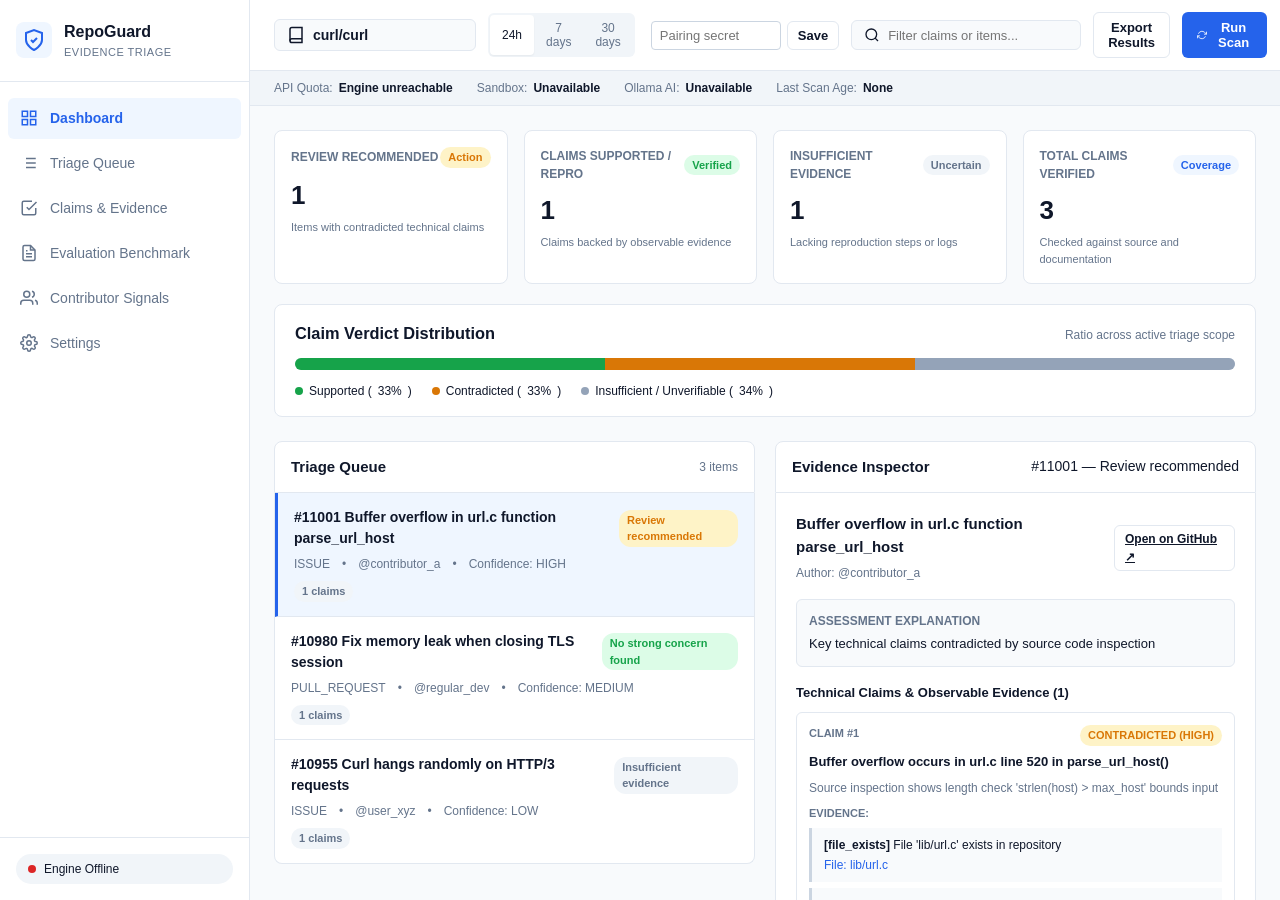
<file: dashboard/index.html>
<!DOCTYPE html>
<html lang="en">
<head>
  <meta charset="UTF-8">
  <meta name="viewport" content="width=device-width, initial-scale=1.0">
  <title>RepoGuard — Evidence-Based Triage</title>
  <link rel="stylesheet" href="style.css">
</head>
<body>
  <div class="app-layout">
    <!-- Left Navigation Sidebar -->
    <aside class="sidebar" aria-label="Main Navigation">
      <div class="sidebar-header">
        <div class="logo-mark">
          <svg width="24" height="24" viewBox="0 0 24 24" fill="none" stroke="currentColor" stroke-width="2">
            <path d="M12 22s8-4 8-10V5l-8-3-8 3v7c0 6 8 10 8 10z"/>
            <path d="M9 12l2 2 4-4"/>
          </svg>
        </div>
        <div class="logo-text">
          <span class="logo-title">RepoGuard</span>
          <span class="logo-subtitle">Evidence Triage</span>
        </div>
      </div>

      <nav class="nav-links">
        <a href="#dashboard" class="nav-item active" data-tab="dashboard">
          <svg width="18" height="18" viewBox="0 0 24 24" fill="none" stroke="currentColor" stroke-width="2"><rect x="3" y="3" width="7" height="7"/><rect x="14" y="3" width="7" height="7"/><rect x="14" y="14" width="7" height="7"/><rect x="3" y="14" width="7" height="7"/></svg>
          Dashboard
        </a>
        <a href="#triage" class="nav-item" data-tab="triage">
          <svg width="18" height="18" viewBox="0 0 24 24" fill="none" stroke="currentColor" stroke-width="2"><line x1="8" y1="6" x2="21" y2="6"/><line x1="8" y1="12" x2="21" y2="12"/><line x1="8" y1="18" x2="21" y2="18"/><line x1="3" y1="6" x2="3.01" y2="6"/><line x1="3" y1="12" x2="3.01" y2="12"/><line x1="3" y1="18" x2="3.01" y2="18"/></svg>
          Triage Queue
        </a>
        <a href="#claims" class="nav-item" data-tab="claims">
          <svg width="18" height="18" viewBox="0 0 24 24" fill="none" stroke="currentColor" stroke-width="2"><polyline points="9 11 12 14 22 4"/><path d="M21 12v7a2 2 0 0 1-2 2H5a2 2 0 0 1-2-2V5a2 2 0 0 1 2-2h11"/></svg>
          Claims & Evidence
        </a>
        <a href="#evaluation" class="nav-item" data-tab="evaluation">
          <svg width="18" height="18" viewBox="0 0 24 24" fill="none" stroke="currentColor" stroke-width="2"><path d="M14 2H6a2 2 0 0 0-2 2v16a2 2 0 0 0 2 2h12a2 2 0 0 0 2-2V8z"/><polyline points="14 2 14 8 20 8"/><line x1="16" y1="13" x2="8" y2="13"/><line x1="16" y1="17" x2="8" y2="17"/><polyline points="10 9 9 9 8 9"/></svg>
          Evaluation Benchmark
        </a>
        <a href="#contributors" class="nav-item" data-tab="contributors">
          <svg width="18" height="18" viewBox="0 0 24 24" fill="none" stroke="currentColor" stroke-width="2"><path d="M17 21v-2a4 4 0 0 0-4-4H5a4 4 0 0 0-4 4v2"/><circle cx="9" cy="7" r="4"/><path d="M23 21v-2a4 4 0 0 0-3-3.87"/><path d="M16 3.13a4 4 0 0 1 0 7.75"/></svg>
          Contributor Signals
        </a>
        <a href="#settings" class="nav-item" data-tab="settings">
          <svg width="18" height="18" viewBox="0 0 24 24" fill="none" stroke="currentColor" stroke-width="2"><circle cx="12" cy="12" r="3"/><path d="M19.4 15a1.65 1.65 0 0 0 .33 1.82l.06.06a2 2 0 0 1 0 2.83 2 2 0 0 1-2.83 0l-.06-.06a1.65 1.65 0 0 0-1.82-.33 1.65 1.65 0 0 0-1 1.51V21a2 2 0 0 1-2 2 2 2 0 0 1-2-2v-.09A1.65 1.65 0 0 0 9 19.4a1.65 1.65 0 0 0-1.82.33l-.06.06a2 2 0 0 1-2.83 0 2 2 0 0 1 0-2.83l.06-.06a1.65 1.65 0 0 0 .33-1.82 1.65 1.65 0 0 0-1.51-1H3a2 2 0 0 1-2-2 2 2 0 0 1 2-2h.09A1.65 1.65 0 0 0 4.6 9a1.65 1.65 0 0 0-.33-1.82l-.06-.06a2 2 0 0 1 0-2.83 2 2 0 0 1 2.83 0l.06.06a1.65 1.65 0 0 0 1.82.33H9a1.65 1.65 0 0 0 1-1.51V3a2 2 0 0 1 2-2 2 2 0 0 1 2 2v.09a1.65 1.65 0 0 0 1 1.51 1.65 1.65 0 0 0 1.82-.33l.06-.06a2 2 0 0 1 2.83 0 2 2 0 0 1 0 2.83l-.06.06a1.65 1.65 0 0 0-.33 1.82V9a1.65 1.65 0 0 0 1.51 1H21a2 2 0 0 1 2 2 2 2 0 0 1-2 2h-.09a1.65 1.65 0 0 0-1.51 1z"/></svg>
          Settings
        </a>
      </nav>

      <div class="sidebar-footer">
        <div class="status-pill status-ready" id="sidebar-engine-status">
          <span class="status-dot"></span>
          <span id="engine-status-text">Engine Ready</span>
        </div>
      </div>
    </aside>

    <!-- Main Content Area -->
    <main class="main-content">
      <!-- Top Action Bar -->
      <header class="topbar">
        <div class="topbar-left">
          <div class="repo-selector">
            <svg width="18" height="18" viewBox="0 0 24 24" fill="none" stroke="currentColor" stroke-width="2"><path d="M4 19.5A2.5 2.5 0 0 1 6.5 17H20"/><path d="M6.5 2H20v20H6.5A2.5 2.5 0 0 1 4 19.5v-15A2.5 2.5 0 0 1 6.5 2z"/></svg>
            <input type="text" id="target-repo-input" value="curl/curl" placeholder="owner/repo" aria-label="Target Repository">
          </div>
          <div class="time-range-tabs" role="tablist">
            <button class="time-tab active" role="tab" aria-selected="true">24h</button>
            <button class="time-tab" role="tab" aria-selected="false">7 days</button>
            <button class="time-tab" role="tab" aria-selected="false">30 days</button>
          </div>
        </div>

        <div class="topbar-right">
          <div class="pairing-box" style="display: flex; align-items: center; gap: 6px;">
            <input type="password" id="input-pairing-secret" placeholder="Pairing secret" aria-label="Pairing Secret" style="padding: 6px 8px; border: 1px solid #cbd5e1; border-radius: 4px; font-size: 13px; width: 130px;">
            <button class="btn btn-secondary" id="btn-save-secret" style="padding: 6px 10px; font-size: 13px;">Save</button>
          </div>
          <div class="search-box">
            <svg width="16" height="16" viewBox="0 0 24 24" fill="none" stroke="currentColor" stroke-width="2"><circle cx="11" cy="11" r="8"/><line x1="21" y1="21" x2="16.65" y2="16.65"/></svg>
            <input type="text" id="filter-input" placeholder="Filter claims or items..." aria-label="Filter items">
          </div>
          <button class="btn btn-secondary" id="btn-export">Export Results</button>
          <button class="btn btn-primary" id="btn-run-scan">
            <svg width="16" height="16" viewBox="0 0 24 24" fill="none" stroke="currentColor" stroke-width="2"><polyline points="23 4 23 10 17 10"/><polyline points="1 20 1 14 7 14"/><path d="M3.51 9a9 9 0 0 1 14.85-3.36L23 10M1 14l4.64 4.36A9 9 0 0 0 20.49 15"/></svg>
            Run Scan
          </button>
        </div>
      </header>

      <div id="auth-alert" class="auth-alert" style="display: none; background: #fee2e2; border: 1px solid #ef4444; color: #991b1b; padding: 10px 16px; margin: 12px 24px 0 24px; border-radius: 6px; font-size: 14px;">
        <strong>401 Unauthorized:</strong> Invalid or missing pairing secret. Paste the pairing secret printed by <code>repoguard serve</code> and click Save.
      </div>

      <!-- System Limits & Scope Bar -->
      <section class="system-limits-bar" aria-label="System Limits and Scope">
        <div class="limit-item">
          <span class="limit-label">API Quota:</span>
          <span class="limit-value" id="quota-value">Checking...</span>
        </div>
        <div class="limit-item">
          <span class="limit-label">Sandbox:</span>
          <span class="limit-value" id="sandbox-value">Checking...</span>
        </div>
        <div class="limit-item">
          <span class="limit-label">Ollama AI:</span>
          <span class="limit-value" id="ollama-value">Checking...</span>
        </div>
        <div class="limit-item">
          <span class="limit-label">Last Scan Age:</span>
          <span class="limit-value" id="scan-age-value">None</span>
        </div>
      </section>

      <!-- TAB 1: Dashboard Overview -->
      <section id="tab-dashboard" class="tab-pane active">
        <!-- Stat Cards Row -->
        <div class="stat-cards-grid">
          <div class="stat-card">
            <div class="stat-header">
              <span class="stat-title">Review Recommended</span>
              <span class="stat-badge badge-warning">Action</span>
            </div>
            <div class="stat-number" id="stat-review-count">0</div>
            <div class="stat-desc">Items with contradicted technical claims</div>
          </div>

          <div class="stat-card">
            <div class="stat-header">
              <span class="stat-title">Claims Supported / Repro</span>
              <span class="stat-badge badge-success">Verified</span>
            </div>
            <div class="stat-number" id="stat-supported-count">0</div>
            <div class="stat-desc">Claims backed by observable evidence</div>
          </div>

          <div class="stat-card">
            <div class="stat-header">
              <span class="stat-title">Insufficient Evidence</span>
              <span class="stat-badge badge-neutral">Uncertain</span>
            </div>
            <div class="stat-number" id="stat-insufficient-count">0</div>
            <div class="stat-desc">Lacking reproduction steps or logs</div>
          </div>

          <div class="stat-card">
            <div class="stat-header">
              <span class="stat-title">Total Claims Verified</span>
              <span class="stat-badge badge-info">Coverage</span>
            </div>
            <div class="stat-number" id="stat-total-claims">0</div>
            <div class="stat-desc">Checked against source and documentation</div>
          </div>
        </div>

        <!-- Claim Verdict Mix Bar -->
        <div class="verdict-mix-card">
          <div class="verdict-mix-header">
            <h3>Claim Verdict Distribution</h3>
            <span class="verdict-mix-legend-title">Ratio across active triage scope</span>
          </div>
          <div class="verdict-bar" id="verdict-bar">
            <div class="bar-segment bar-supported" style="width: 50%;"></div>
            <div class="bar-segment bar-contradicted" style="width: 25%;"></div>
            <div class="bar-segment bar-unverifiable" style="width: 25%;"></div>
          </div>
          <div class="verdict-legend">
            <span class="legend-item"><span class="legend-dot dot-supported"></span> Supported (<span id="pct-supported">0%</span>)</span>
            <span class="legend-item"><span class="legend-dot dot-contradicted"></span> Contradicted (<span id="pct-contradicted">0%</span>)</span>
            <span class="legend-item"><span class="legend-dot dot-unverifiable"></span> Insufficient / Unverifiable (<span id="pct-unverifiable">0%</span>)</span>
          </div>
        </div>

        <!-- Dual Column: Triage Queue & Selected Evidence Inspector -->
        <div class="dashboard-columns">
          <!-- Left Column: Triage Items List -->
          <div class="column-left">
            <div class="card-header">
              <h3>Triage Queue</h3>
              <span class="item-count-badge" id="queue-item-count">0 items</span>
            </div>
            <div class="triage-list" id="triage-items-list" role="list">
              <!-- Dynamically populated -->
              <div class="empty-state">No scan results loaded. Click "Run Scan" to triage items.</div>
            </div>
          </div>

          <!-- Right Column: Detail Inspector Panel -->
          <div class="column-right">
            <div class="card-header">
              <h3>Evidence Inspector</h3>
              <span class="inspector-badge" id="inspector-status-badge">Select an item</span>
            </div>
            <div class="inspector-body" id="inspector-body">
              <div class="empty-state">Select an issue or pull request on the left to inspect its individual technical claims, evidence, and code citations.</div>
            </div>
          </div>
        </div>
      </section>

      <!-- TAB 2: Evaluation Benchmark -->
      <section id="tab-evaluation" class="tab-pane">
        <div class="card">
          <div class="card-header">
            <div>
              <h3>Evaluation Benchmark Harness</h3>
              <p class="card-subtitle">Tests RepoGuard on historical closed issues carrying labels: <code>invalid</code>, <code>cannot reproduce</code>, and <code>confirmed</code>.</p>
            </div>
            <button class="btn btn-primary" id="btn-run-eval">Run Benchmark</button>
          </div>
          <div class="eval-metrics-grid" id="eval-metrics-container">
            <div class="stat-card">
              <div class="stat-title">Accuracy Rate</div>
              <div class="stat-number" id="eval-accuracy">-</div>
            </div>
            <div class="stat-card">
              <div class="stat-title">Abstentions (Uncertain)</div>
              <div class="stat-number" id="eval-abstentions">-</div>
            </div>
            <div class="stat-card">
              <div class="stat-title">False Positives</div>
              <div class="stat-number" id="eval-fp">-</div>
            </div>
            <div class="stat-card">
              <div class="stat-title">False Negatives</div>
              <div class="stat-number" id="eval-fn">-</div>
            </div>
          </div>
          <div class="card-section">
            <h4>Confusion Matrix</h4>
            <div class="table-responsive">
              <table class="data-table" id="confusion-matrix-table">
                <thead>
                  <tr>
                    <th>Expected \ Predicted</th>
                    <th>No strong concern</th>
                    <th>Review recommended</th>
                    <th>Insufficient evidence</th>
                  </tr>
                </thead>
                <tbody id="confusion-matrix-body">
                  <tr><td colspan="4">Click "Run Benchmark" to evaluate against the reference dataset.</td></tr>
                </tbody>
              </table>
            </div>
          </div>
        </div>
      </section>

      <!-- TAB 3: Contributor Signals -->
      <section id="tab-contributors" class="tab-pane">
        <div class="card">
          <div class="card-header">
            <div>
              <h3>Contributor Context Signals</h3>
              <p class="card-subtitle">Secondary signals supporting triage. RepoGuard never scores or labels individuals.</p>
            </div>
          </div>
          <div class="card-section">
            <div class="info-alert">
              <strong>Notice:</strong> Contributor signals are factual indicators (account age, repository history, near-duplicate text) intended solely for context. They must never override claim verification.
            </div>
            <div class="table-responsive">
              <table class="data-table">
                <thead>
                  <tr>
                    <th>Contributor</th>
                    <th>First Seen in Repo</th>
                    <th>Near-Duplicate Submissions</th>
                    <th>Context Summary</th>
                  </tr>
                </thead>
                <tbody id="contributor-signals-body">
                  <tr>
                    <td colspan="4">No contributor anomalies detected in current scan.</td>
                  </tr>
                </tbody>
              </table>
            </div>
          </div>
        </div>
      </section>

      <!-- TAB 4: Settings -->
      <section id="tab-settings" class="tab-pane">
        <div class="card">
          <div class="card-header">
            <h3>Engine Configuration</h3>
          </div>
          <div class="settings-form">
            <div class="form-group">
              <label for="setting-token">GitHub Personal Access Token (Optional)</label>
              <input type="password" id="setting-token" placeholder="ghp_... (Stored locally only, never transmitted)">
              <span class="help-text">Increases rate limit from 60 to 5,000 requests/hour.</span>
            </div>
            <div class="form-group">
              <label for="setting-ollama-endpoint">Ollama Endpoint</label>
              <input type="text" id="setting-ollama-endpoint" value="http://localhost:11434">
            </div>
            <div class="form-group">
              <label for="setting-ollama-model">Ollama Model</label>
              <input type="text" id="setting-ollama-model" value="llama3.2">
            </div>
            <div class="form-group">
              <label class="checkbox-label">
                <input type="checkbox" id="setting-ollama-enabled">
                Enable Optional Local AI Assistant (Ollama)
              </label>
            </div>
            <div class="form-group">
              <label class="checkbox-label">
                <input type="checkbox" id="setting-sandbox-enabled">
                Enable Sandboxed Reproduction (Docker Required)
              </label>
            </div>
            <div class="settings-actions">
              <button class="btn btn-primary" id="btn-save-settings">Save Settings</button>
              <button class="btn btn-danger" id="btn-clear-db">Clear Local Database</button>
            </div>
          </div>
        </div>
      </section>
    </main>
  </div>

  <script src="app.js"></script>
</body>
</html>
</file>
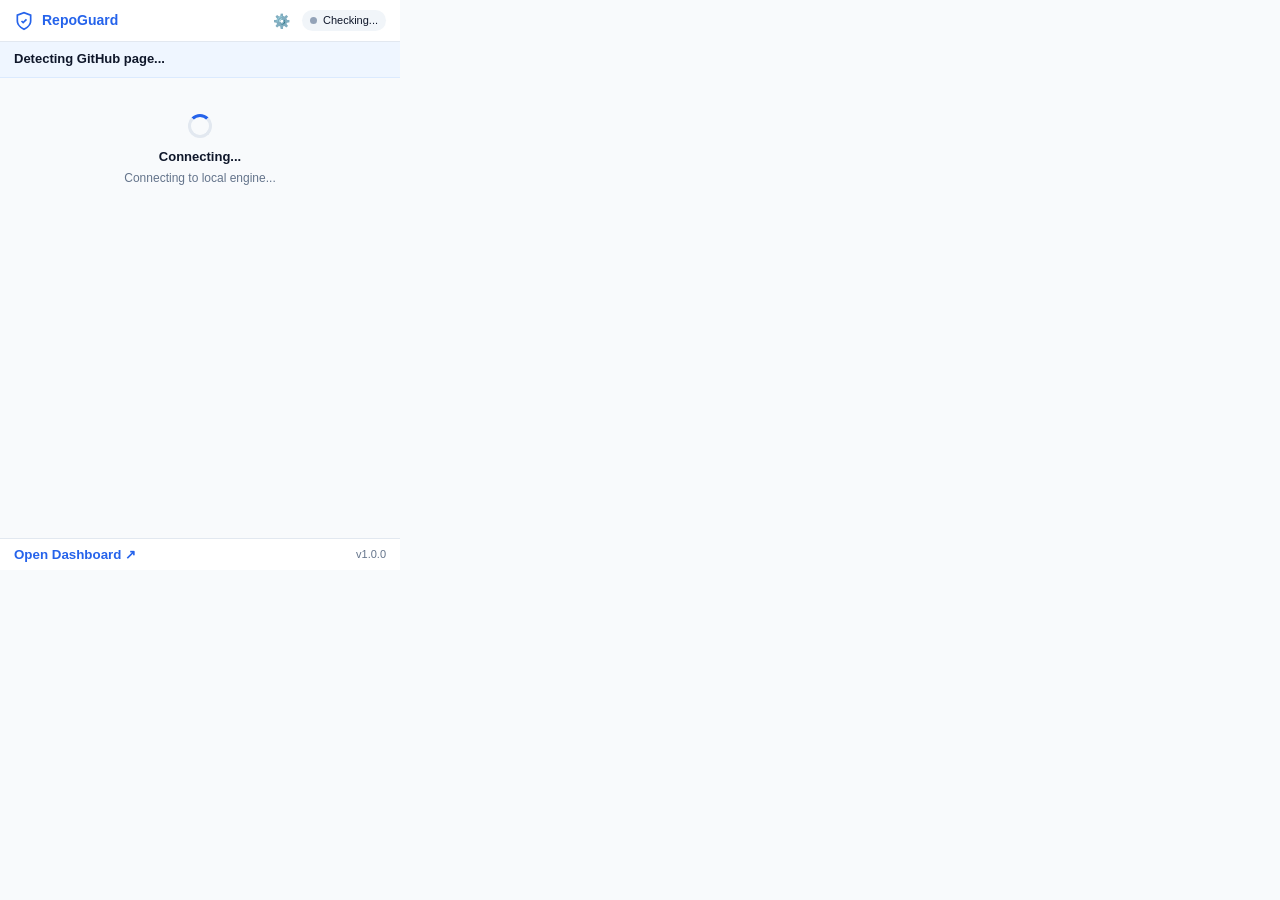
<file: extension/popup.html>
<!DOCTYPE html>
<html lang="en">
<head>
  <meta charset="UTF-8">
  <meta name="viewport" content="width=device-width, initial-scale=1.0">
  <title>RepoGuard Triage</title>
  <link rel="stylesheet" href="popup.css">
</head>
<body>
  <div class="popup-container">
    <!-- Header -->
    <header class="popup-header">
      <div class="header-brand">
        <svg class="header-icon" width="20" height="20" viewBox="0 0 24 24" fill="none" stroke="currentColor" stroke-width="2">
          <path d="M12 22s8-4 8-10V5l-8-3-8 3v7c0 6 8 10 8 10z"/>
          <path d="M9 12l2 2 4-4"/>
        </svg>
        <span class="header-title">RepoGuard</span>
      </div>
      <div class="header-actions">
        <button class="icon-btn" id="btn-toggle-settings" title="Settings" aria-label="Settings">
          ⚙️
        </button>
        <div class="engine-indicator" id="engine-status-pill">
          <span class="engine-dot"></span>
          <span id="engine-status-label">Checking...</span>
        </div>
      </div>
    </header>

    <!-- Settings / Pairing Secret Panel -->
    <div class="settings-panel" id="settings-panel" style="display: none;">
      <div class="settings-title">Extension Settings</div>
      <label for="input-api-secret" class="settings-label">API Pairing Secret:</label>
      <div class="settings-input-group">
        <input type="password" id="input-api-secret" placeholder="Enter pairing secret" />
        <button class="btn btn-secondary" id="btn-save-secret">Save</button>
      </div>
      <div class="settings-hint">Required for local API authentication. Find in <code>repoguard.db</code> config or terminal output.</div>
    </div>

    <!-- Context Info Banner -->
    <div class="context-banner" id="context-banner">
      <div class="context-repo" id="context-repo">Detecting GitHub page...</div>
      <div class="context-item" id="context-item"></div>
    </div>

    <!-- Main Dynamic View (Stacked Single Column for 400px) -->
    <main class="popup-content" id="popup-content">
      <!-- Loading / Progress State -->
      <div class="state-card" id="state-loading">
        <div class="spinner"></div>
        <div class="state-title" id="state-loading-title">Connecting...</div>
        <div class="state-desc" id="state-loading-text">Connecting to local engine...</div>
        <!-- Progress Steps -->
        <div class="progress-steps" id="progress-steps" style="display: none;">
          <div class="step-item" id="step-fetching">1. Fetching</div>
          <div class="step-item" id="step-extracting">2. Extracting</div>
          <div class="step-item" id="step-verifying">3. Verifying</div>
          <div class="step-item" id="step-complete">4. Complete</div>
        </div>
      </div>

      <!-- Engine Offline / Error State -->
      <div class="state-card error-state" id="state-error" style="display: none;">
        <span class="status-icon-lg">⚠️</span>
        <div class="state-title" id="error-title">Engine Unavailable</div>
        <p class="state-desc" id="error-message">Make sure the RepoGuard engine is running locally (<code>repoguard server</code>).</p>
        <button class="btn btn-secondary" id="btn-retry-conn">Retry Connection</button>
      </div>

      <!-- Ready State (Before Scan) -->
      <div class="state-card" id="state-ready" style="display: none;">
        <p class="state-desc" id="ready-prompt">Ready to verify technical claims against repository source and documentation.</p>
        <button class="btn btn-primary" id="btn-start-scan">Verify Claims Now</button>
      </div>

      <!-- Results Ready State (Stacked 1-column layout) -->
      <div class="results-container" id="state-results" style="display: none;">
        <!-- Banner for Stale Results -->
        <div class="stale-banner" id="stale-banner" style="display: none;">
          ⚠️ <strong>Stale result:</strong> Verified more than 1 hour ago.
        </div>

        <!-- System Warnings / Errors -->
        <div class="alert-box alert-error" id="scan-errors-box" style="display: none;"></div>
        <div class="alert-box alert-warning" id="scan-warnings-box" style="display: none;"></div>

        <!-- Assessment Card (Single Item) -->
        <div class="assessment-card" id="assessment-card">
          <div class="assessment-header">
            <span class="assessment-title" id="assessment-label">
              <span id="assessment-icon">❓</span> <span id="assessment-text">Insufficient evidence</span>
            </span>
            <span class="confidence-badge" id="confidence-badge">Low Confidence</span>
          </div>
          <div class="assessment-reason" id="assessment-reason">Key technical claims could not be verified.</div>
          <div class="result-age" id="result-age">Verified: Just now</div>
        </div>

        <!-- Technical Claims Section (Single Column below Assessment) -->
        <div class="claims-section" id="claims-section">
          <div class="claims-header">
            <span>Technical Claims (<span id="claims-count">0</span>)</span>
          </div>
          <div class="claims-list" id="claims-list">
            <!-- Populated dynamically -->
          </div>
        </div>
      </div>

      <!-- Repository Overview State (List of Scanned Items) -->
      <div class="repo-overview-container" id="state-repo-overview" style="display: none;">
        <div class="repo-header-row">
          <div class="repo-overview-title">Scanned Repository Items</div>
          <button class="btn btn-sm btn-secondary" id="btn-rescan-repo">Rescan All</button>
        </div>
        <div class="repo-items-list" id="repo-items-list">
          <!-- Populated dynamically with each item's assessment, confidence, and link -->
        </div>
      </div>
    </main>

    <!-- Footer -->
    <footer class="popup-footer">
      <button class="footer-link" id="btn-open-dashboard">Open Dashboard ↗</button>
      <span class="version-label">v1.0.0</span>
    </footer>
  </div>

  <script src="popup.js"></script>
</body>
</html>
</file>
<file: dashboard/style.css>
/* RepoGuard Light Theme — Evidence Triage Dashboard */
:root {
  --bg-app: #f8fafc;
  --bg-surface: #ffffff;
  --border-color: #e2e8f0;
  --text-main: #0f172a;
  --text-muted: #64748b;
  --primary: #2563eb;
  --primary-hover: #1d4ed8;
  --accent-success: #16a34a;
  --accent-warning: #d97706;
  --accent-danger: #dc2626;
  --accent-neutral: #64748b;
  --sidebar-width: 250px;
  --font-sans: -apple-system, BlinkMacSystemFont, "Segoe UI", Roboto, Helvetica, Arial, sans-serif;
  --font-mono: ui-monospace, SFMono-Regular, Menlo, Monaco, Consolas, monospace;
}

* {
  box-sizing: border-box;
  margin: 0;
  padding: 0;
}

body {
  font-family: var(--font-sans);
  background-color: var(--bg-app);
  color: var(--text-main);
  line-height: 1.5;
  font-size: 14px;
}

/* App Layout Grid */
.app-layout {
  display: flex;
  height: 100vh;
  overflow: hidden;
}

/* Sidebar */
.sidebar {
  width: var(--sidebar-width);
  background: var(--bg-surface);
  border-right: 1px solid var(--border-color);
  display: flex;
  flex-direction: column;
  flex-shrink: 0;
}

.sidebar-header {
  display: flex;
  align-items: center;
  gap: 12px;
  padding: 20px 16px;
  border-bottom: 1px solid var(--border-color);
}

.logo-mark {
  width: 36px;
  height: 36px;
  background: #eff6ff;
  color: var(--primary);
  border-radius: 8px;
  display: flex;
  align-items: center;
  justify-content: center;
}

.logo-title {
  font-weight: 700;
  font-size: 16px;
  display: block;
}

.logo-subtitle {
  font-size: 11px;
  color: var(--text-muted);
  display: block;
  text-transform: uppercase;
  letter-spacing: 0.5px;
}

.nav-links {
  padding: 16px 8px;
  flex: 1;
  overflow-y: auto;
}

.nav-item {
  display: flex;
  align-items: center;
  gap: 12px;
  padding: 10px 12px;
  color: var(--text-muted);
  text-decoration: none;
  border-radius: 6px;
  font-weight: 500;
  margin-bottom: 4px;
  transition: all 0.15s ease;
}

.nav-item:hover {
  background: #f1f5f9;
  color: var(--text-main);
}

.nav-item.active {
  background: #eff6ff;
  color: var(--primary);
  font-weight: 600;
}

.sidebar-footer {
  padding: 16px;
  border-top: 1px solid var(--border-color);
}

.status-pill {
  display: flex;
  align-items: center;
  gap: 8px;
  font-size: 12px;
  font-weight: 500;
  padding: 6px 12px;
  border-radius: 20px;
  background: #f1f5f9;
}

.status-dot {
  width: 8px;
  height: 8px;
  border-radius: 50%;
  background: #94a3b8;
}

.status-ready .status-dot { background: var(--accent-success); }
.status-busy .status-dot { background: var(--accent-warning); }
.status-error .status-dot { background: var(--accent-danger); }

/* Main Content */
.main-content {
  flex: 1;
  display: flex;
  flex-direction: column;
  overflow-y: auto;
}

/* Topbar */
.topbar {
  display: flex;
  justify-content: space-between;
  align-items: center;
  padding: 12px 24px;
  background: var(--bg-surface);
  border-bottom: 1px solid var(--border-color);
  gap: 16px;
}

.topbar-left, .topbar-right {
  display: flex;
  align-items: center;
  gap: 12px;
}

.repo-selector {
  display: flex;
  align-items: center;
  gap: 8px;
  background: #f8fafc;
  border: 1px solid var(--border-color);
  padding: 6px 12px;
  border-radius: 6px;
}

.repo-selector input {
  border: none;
  background: transparent;
  font-size: 14px;
  font-weight: 600;
  color: var(--text-main);
  outline: none;
  width: 150px;
}

.time-range-tabs {
  display: flex;
  background: #f1f5f9;
  border-radius: 6px;
  padding: 2px;
}

.time-tab {
  border: none;
  background: transparent;
  padding: 6px 12px;
  font-size: 12px;
  font-weight: 500;
  border-radius: 4px;
  cursor: pointer;
  color: var(--text-muted);
}

.time-tab.active {
  background: var(--bg-surface);
  color: var(--text-main);
  box-shadow: 0 1px 2px rgba(0,0,0,0.05);
}

.search-box {
  display: flex;
  align-items: center;
  gap: 8px;
  background: #f8fafc;
  border: 1px solid var(--border-color);
  padding: 6px 12px;
  border-radius: 6px;
}

.search-box input {
  border: none;
  background: transparent;
  font-size: 13px;
  outline: none;
  width: 180px;
}

/* Buttons */
.btn {
  display: inline-flex;
  align-items: center;
  gap: 8px;
  padding: 7px 14px;
  font-size: 13px;
  font-weight: 600;
  border-radius: 6px;
  border: 1px solid transparent;
  cursor: pointer;
  transition: all 0.15s ease;
}

.btn:focus-visible {
  outline: 2px solid var(--primary);
  outline-offset: 2px;
}

.btn-primary {
  background: var(--primary);
  color: #ffffff;
}

.btn-primary:hover {
  background: var(--primary-hover);
}

.btn-secondary {
  background: var(--bg-surface);
  border-color: var(--border-color);
  color: var(--text-main);
}

.btn-secondary:hover {
  background: #f8fafc;
}

.btn-danger {
  background: #fee2e2;
  color: var(--accent-danger);
  border-color: #fca5a5;
}

.btn-danger:hover {
  background: #fecaca;
}

/* System Limits & Scope Bar */
.system-limits-bar {
  display: flex;
  gap: 24px;
  padding: 8px 24px;
  background: #f1f5f9;
  border-bottom: 1px solid var(--border-color);
  font-size: 12px;
}

.limit-item {
  display: flex;
  gap: 6px;
}

.limit-label {
  color: var(--text-muted);
}

.limit-value {
  font-weight: 600;
}

/* Tab panes */
.tab-pane {
  display: none;
  padding: 24px;
}

.tab-pane.active {
  display: block;
}

/* Stat Cards */
.stat-cards-grid {
  display: grid;
  grid-template-columns: repeat(4, 1fr);
  gap: 16px;
  margin-bottom: 20px;
}

.stat-card {
  background: var(--bg-surface);
  border: 1px solid var(--border-color);
  border-radius: 8px;
  padding: 16px;
}

.stat-header {
  display: flex;
  justify-content: space-between;
  align-items: center;
  margin-bottom: 8px;
}

.stat-title {
  font-size: 12px;
  font-weight: 600;
  color: var(--text-muted);
  text-transform: uppercase;
}

.stat-number {
  font-size: 26px;
  font-weight: 700;
  color: var(--text-main);
  margin-bottom: 4px;
}

.stat-desc {
  font-size: 11px;
  color: var(--text-muted);
}

/* Badges */
.stat-badge {
  font-size: 11px;
  padding: 2px 8px;
  border-radius: 12px;
  font-weight: 600;
}

.badge-success { background: #dcfce7; color: var(--accent-success); }
.badge-warning { background: #fef3c7; color: var(--accent-warning); }
.badge-neutral { background: #f1f5f9; color: var(--accent-neutral); }
.badge-info { background: #eff6ff; color: var(--primary); }

/* Verdict Mix Card */
.verdict-mix-card {
  background: var(--bg-surface);
  border: 1px solid var(--border-color);
  border-radius: 8px;
  padding: 16px 20px;
  margin-bottom: 24px;
}

.verdict-mix-header {
  display: flex;
  justify-content: space-between;
  align-items: baseline;
  margin-bottom: 12px;
}

.verdict-mix-legend-title {
  font-size: 12px;
  color: var(--text-muted);
}

.verdict-bar {
  display: flex;
  height: 12px;
  border-radius: 6px;
  overflow: hidden;
  margin-bottom: 12px;
  background: #e2e8f0;
}

.bar-segment {
  height: 100%;
  transition: width 0.3s ease;
}

.bar-supported { background: var(--accent-success); }
.bar-contradicted { background: var(--accent-warning); }
.bar-unverifiable { background: #94a3b8; }

.verdict-legend {
  display: flex;
  gap: 20px;
  font-size: 12px;
}

.legend-item {
  display: flex;
  align-items: center;
  gap: 6px;
}

.legend-dot {
  width: 8px;
  height: 8px;
  border-radius: 50%;
}

.dot-supported { background: var(--accent-success); }
.dot-contradicted { background: var(--accent-warning); }
.dot-unverifiable { background: #94a3b8; }

/* Dashboard Columns */
.dashboard-columns {
  display: grid;
  grid-template-columns: 1fr 1fr;
  gap: 20px;
}

.card-header {
  display: flex;
  justify-content: space-between;
  align-items: center;
  padding: 14px 16px;
  background: var(--bg-surface);
  border: 1px solid var(--border-color);
  border-top-left-radius: 8px;
  border-top-right-radius: 8px;
}

.card-header h3 {
  font-size: 15px;
  font-weight: 700;
}

.item-count-badge {
  font-size: 12px;
  color: var(--text-muted);
}

/* Triage List */
.triage-list {
  background: var(--bg-surface);
  border: 1px solid var(--border-color);
  border-top: none;
  border-bottom-left-radius: 8px;
  border-bottom-right-radius: 8px;
  max-height: 550px;
  overflow-y: auto;
}

.triage-item {
  padding: 14px 16px;
  border-bottom: 1px solid var(--border-color);
  cursor: pointer;
  transition: background 0.15s ease;
}

.triage-item:last-child {
  border-bottom: none;
}

.triage-item:hover {
  background: #f8fafc;
}

.triage-item.active {
  background: #eff6ff;
  border-left: 3px solid var(--primary);
}

.triage-item-title {
  font-weight: 600;
  font-size: 14px;
  margin-bottom: 6px;
  display: flex;
  align-items: center;
  justify-content: space-between;
}

.triage-item-meta {
  display: flex;
  align-items: center;
  gap: 12px;
  font-size: 12px;
  color: var(--text-muted);
  margin-bottom: 8px;
}

.triage-chips {
  display: flex;
  gap: 6px;
  flex-wrap: wrap;
}

.verdict-chip {
  font-size: 11px;
  font-weight: 600;
  padding: 2px 8px;
  border-radius: 12px;
  display: inline-flex;
  align-items: center;
  gap: 4px;
}

.chip-supported { background: #dcfce7; color: var(--accent-success); }
.chip-contradicted { background: #fef3c7; color: var(--accent-warning); }
.chip-unverifiable { background: #f1f5f9; color: var(--text-muted); }

/* Inspector Panel */
.inspector-body {
  background: var(--bg-surface);
  border: 1px solid var(--border-color);
  border-top: none;
  border-bottom-left-radius: 8px;
  border-bottom-right-radius: 8px;
  padding: 20px;
  max-height: 550px;
  overflow-y: auto;
}

.claim-card {
  border: 1px solid var(--border-color);
  border-radius: 6px;
  padding: 12px;
  margin-bottom: 12px;
}

.claim-card-header {
  display: flex;
  justify-content: space-between;
  margin-bottom: 6px;
}

.claim-text {
  font-size: 13px;
  font-weight: 600;
  margin-bottom: 8px;
}

.claim-reason {
  font-size: 12px;
  color: var(--text-muted);
  margin-bottom: 8px;
}

.evidence-box {
  background: #f8fafc;
  border-left: 3px solid #cbd5e1;
  padding: 8px 12px;
  font-size: 12px;
  margin-top: 6px;
}

.evidence-snippet {
  font-family: var(--font-mono);
  font-size: 11px;
  background: #f1f5f9;
  padding: 4px 8px;
  border-radius: 4px;
  margin-top: 4px;
  display: block;
}

.empty-state {
  text-align: center;
  padding: 40px 20px;
  color: var(--text-muted);
  font-size: 13px;
}

/* Tables */
.card {
  background: var(--bg-surface);
  border: 1px solid var(--border-color);
  border-radius: 8px;
  padding: 20px;
  margin-bottom: 20px;
}

.card-subtitle {
  font-size: 13px;
  color: var(--text-muted);
  margin-top: 4px;
}

.data-table {
  width: 100%;
  border-collapse: collapse;
  font-size: 13px;
  margin-top: 16px;
}

.data-table th, .data-table td {
  padding: 10px 14px;
  text-align: left;
  border-bottom: 1px solid var(--border-color);
}

.data-table th {
  background: #f8fafc;
  font-weight: 600;
  color: var(--text-muted);
}

/* Settings Form */
.form-group {
  margin-bottom: 16px;
}

.form-group label {
  display: block;
  font-weight: 600;
  margin-bottom: 6px;
  font-size: 13px;
}

.form-group input[type="text"],
.form-group input[type="password"] {
  width: 100%;
  max-width: 500px;
  padding: 8px 12px;
  border: 1px solid var(--border-color);
  border-radius: 6px;
  font-size: 13px;
}

.checkbox-label {
  display: flex !important;
  align-items: center;
  gap: 8px;
  font-weight: 500 !important;
  cursor: pointer;
}

.help-text {
  display: block;
  font-size: 11px;
  color: var(--text-muted);
  margin-top: 4px;
}

.settings-actions {
  display: flex;
  gap: 12px;
  margin-top: 24px;
}

.info-alert {
  background: #eff6ff;
  border-left: 4px solid var(--primary);
  padding: 12px 16px;
  font-size: 13px;
  color: #1e3a8a;
  border-radius: 4px;
}
</file>
<file: extension/popup.css>
/* RepoGuard Chrome Extension Popup Styles */
:root {
  --bg-app: #f8fafc;
  --bg-card: #ffffff;
  --border-color: #e2e8f0;
  --text-main: #0f172a;
  --text-muted: #64748b;
  --primary: #2563eb;
  --primary-hover: #1d4ed8;
  --success: #16a34a;
  --warning: #d97706;
  --danger: #dc2626;
  --neutral: #64748b;
  --font-sans: -apple-system, BlinkMacSystemFont, "Segoe UI", Roboto, sans-serif;
  --font-mono: ui-monospace, SFMono-Regular, Menlo, Monaco, monospace;
}

* {
  box-sizing: border-box;
  margin: 0;
  padding: 0;
}

body {
  width: 400px;
  max-width: 400px;
  min-width: 400px;
  max-height: 580px;
  font-family: var(--font-sans);
  background: var(--bg-app);
  color: var(--text-main);
  font-size: 13px;
  line-height: 1.4;
  overflow-x: hidden;
}

.popup-container {
  display: flex;
  flex-direction: column;
  min-height: 100vh;
  width: 400px;
}

/* Header */
.popup-header {
  display: flex;
  justify-content: space-between;
  align-items: center;
  padding: 10px 14px;
  background: var(--bg-card);
  border-bottom: 1px solid var(--border-color);
}

.header-brand {
  display: flex;
  align-items: center;
  gap: 8px;
  font-weight: 700;
  font-size: 14px;
  color: var(--primary);
}

.header-actions {
  display: flex;
  align-items: center;
  gap: 8px;
}

.icon-btn {
  background: none;
  border: none;
  cursor: pointer;
  font-size: 14px;
  padding: 2px 4px;
  border-radius: 4px;
}

.icon-btn:hover {
  background: #f1f5f9;
}

.engine-indicator {
  display: flex;
  align-items: center;
  gap: 6px;
  font-size: 11px;
  font-weight: 500;
  padding: 3px 8px;
  border-radius: 12px;
  background: #f1f5f9;
}

.engine-dot {
  width: 7px;
  height: 7px;
  border-radius: 50%;
  background: #94a3b8;
}

.engine-online .engine-dot { background: var(--success); }
.engine-offline .engine-dot { background: var(--danger); }

/* Settings Panel */
.settings-panel {
  padding: 10px 14px;
  background: #f8fafc;
  border-bottom: 1px solid var(--border-color);
}

.settings-title {
  font-weight: 700;
  font-size: 12px;
  margin-bottom: 6px;
}

.settings-label {
  font-size: 11px;
  color: var(--text-muted);
  display: block;
  margin-bottom: 4px;
}

.settings-input-group {
  display: flex;
  gap: 6px;
  margin-bottom: 4px;
}

.settings-input-group input {
  flex: 1;
  padding: 5px 8px;
  border: 1px solid var(--border-color);
  border-radius: 4px;
  font-size: 11px;
}

.settings-input-group button {
  width: auto;
  padding: 5px 12px;
}

.settings-hint {
  font-size: 10px;
  color: var(--text-muted);
}

/* Context Banner */
.context-banner {
  padding: 8px 14px;
  background: #eff6ff;
  border-bottom: 1px solid #dbeafe;
}

.context-repo {
  font-weight: 700;
  font-size: 13px;
  color: var(--text-main);
}

.context-item {
  font-size: 11px;
  color: var(--text-muted);
}

/* Main Content: Single Column */
.popup-content {
  flex: 1;
  padding: 12px 14px;
  overflow-y: auto;
  max-height: 460px;
  display: flex;
  flex-direction: column;
}

.state-card {
  display: flex;
  flex-direction: column;
  align-items: center;
  text-align: center;
  padding: 24px 12px;
}

.status-icon-lg {
  font-size: 32px;
  margin-bottom: 8px;
}

.spinner {
  width: 24px;
  height: 24px;
  border: 3px solid #e2e8f0;
  border-top-color: var(--primary);
  border-radius: 50%;
  animation: spin 0.8s linear infinite;
  margin-bottom: 10px;
}

@keyframes spin {
  to { transform: rotate(360deg); }
}

.state-title {
  font-weight: 700;
  font-size: 13px;
  margin-bottom: 4px;
}

.state-desc {
  font-size: 12px;
  color: var(--text-muted);
  margin-bottom: 14px;
  line-height: 1.4;
}

/* Progress Steps */
.progress-steps {
  display: flex;
  gap: 4px;
  width: 100%;
  margin-top: 10px;
}

.step-item {
  flex: 1;
  font-size: 10px;
  padding: 4px;
  background: #e2e8f0;
  border-radius: 4px;
  color: var(--text-muted);
  font-weight: 600;
}

.step-item.step-active {
  background: #bfdbfe;
  color: var(--primary);
}

.step-item.step-done {
  background: #dcfce7;
  color: var(--success);
}

/* Alerts and Banners */
.stale-banner {
  background: #fef3c7;
  border: 1px solid #fde68a;
  color: #92400e;
  font-size: 11px;
  padding: 6px 10px;
  border-radius: 6px;
  margin-bottom: 10px;
}

.alert-box {
  padding: 8px 10px;
  border-radius: 6px;
  font-size: 11px;
  margin-bottom: 10px;
  line-height: 1.3;
}

.alert-error {
  background: #fef2f2;
  border: 1px solid #fecaca;
  color: var(--danger);
}

.alert-warning {
  background: #fffbeb;
  border: 1px solid #fef3c7;
  color: var(--warning);
}

/* Assessment Card */
.assessment-card {
  background: var(--bg-card);
  border: 1px solid var(--border-color);
  border-radius: 8px;
  padding: 12px;
  margin-bottom: 12px;
  width: 100%;
}

.assessment-header {
  display: flex;
  justify-content: space-between;
  align-items: center;
  margin-bottom: 6px;
}

.assessment-title {
  font-weight: 700;
  font-size: 13px;
  display: flex;
  align-items: center;
  gap: 5px;
}

.assessment-no-concern .assessment-title { color: var(--success); }
.assessment-review .assessment-title { color: var(--warning); }
.assessment-insufficient .assessment-title { color: var(--neutral); }

.confidence-badge {
  font-size: 10px;
  font-weight: 600;
  padding: 2px 6px;
  border-radius: 4px;
  background: #f1f5f9;
  text-transform: uppercase;
}

.assessment-reason {
  font-size: 11px;
  color: var(--text-muted);
  margin-bottom: 6px;
  line-height: 1.4;
}

.result-age {
  font-size: 10px;
  color: #94a3b8;
}

/* Claims Section */
.claims-section {
  width: 100%;
}

.claims-header {
  font-size: 11px;
  font-weight: 700;
  text-transform: uppercase;
  color: var(--text-muted);
  margin-bottom: 8px;
}

.claims-list {
  display: flex;
  flex-direction: column;
  gap: 8px;
}

.claim-card {
  background: var(--bg-card);
  border: 1px solid var(--border-color);
  border-radius: 6px;
  padding: 9px 10px;
}

.claim-header {
  display: flex;
  justify-content: space-between;
  align-items: center;
  margin-bottom: 4px;
}

.verdict-label {
  font-weight: 700;
  font-size: 10px;
}

.claim-chip {
  font-size: 9px;
  font-weight: 700;
  padding: 2px 5px;
  border-radius: 8px;
}

.chip-supported { background: #dcfce7; color: var(--success); }
.chip-contradicted { background: #fee2e2; color: var(--danger); }
.chip-unverifiable { background: #f1f5f9; color: var(--text-muted); }

.claim-text {
  font-size: 12px;
  font-weight: 600;
  margin-bottom: 3px;
  word-break: break-word;
}

.claim-reason {
  font-size: 11px;
  color: var(--text-muted);
  word-break: break-word;
}

.evidence-box {
  background: #f8fafc;
  border-left: 2px solid #cbd5e1;
  padding: 5px 7px;
  margin-top: 5px;
  font-size: 10px;
  word-break: break-word;
}

.evidence-ref {
  color: var(--primary);
  font-weight: 600;
  font-family: var(--font-mono);
  font-size: 10px;
  margin-top: 2px;
}

.empty-claims {
  font-size: 11px;
  color: var(--text-muted);
  text-align: center;
  padding: 16px;
}

/* Repo Overview State */
.repo-overview-container {
  width: 100%;
}

.repo-header-row {
  display: flex;
  justify-content: space-between;
  align-items: center;
  margin-bottom: 8px;
}

.repo-overview-title {
  font-weight: 700;
  font-size: 12px;
}

.repo-items-list {
  display: flex;
  flex-direction: column;
  gap: 8px;
}

.repo-item-card {
  background: var(--bg-card);
  border: 1px solid var(--border-color);
  border-radius: 6px;
  padding: 10px;
  cursor: pointer;
  transition: border-color 0.15s ease;
}

.repo-item-card:hover {
  border-color: var(--primary);
}

.repo-item-row {
  display: flex;
  justify-content: space-between;
  align-items: center;
  margin-bottom: 4px;
}

.item-badge {
  font-size: 10px;
  font-weight: 700;
  padding: 2px 6px;
  border-radius: 4px;
  background: #f1f5f9;
}

.assessment-pill {
  font-size: 10px;
  font-weight: 600;
  padding: 2px 6px;
  border-radius: 4px;
}

.badge-review { background: #fef3c7; color: var(--warning); }
.badge-no-concern { background: #dcfce7; color: var(--success); }
.badge-insufficient { background: #f1f5f9; color: var(--neutral); }

.repo-item-title {
  font-size: 12px;
  font-weight: 600;
  margin-bottom: 3px;
  white-space: nowrap;
  overflow: hidden;
  text-overflow: ellipsis;
}

.repo-item-reason {
  font-size: 11px;
  color: var(--text-muted);
  margin-bottom: 6px;
  line-height: 1.3;
}

.repo-item-meta {
  font-size: 10px;
  color: var(--text-muted);
  display: flex;
  align-items: center;
  gap: 4px;
}

.item-link {
  color: var(--primary);
  text-decoration: none;
  font-weight: 600;
}

.item-link:hover {
  text-decoration: underline;
}

/* Buttons */
.btn {
  display: inline-flex;
  align-items: center;
  justify-content: center;
  padding: 8px 14px;
  border-radius: 6px;
  font-size: 12px;
  font-weight: 600;
  border: none;
  cursor: pointer;
  transition: all 0.15s ease;
  width: 100%;
}

.btn-sm {
  width: auto;
  padding: 4px 8px;
  font-size: 11px;
}

.btn-primary {
  background: var(--primary);
  color: #ffffff;
}

.btn-primary:hover {
  background: var(--primary-hover);
}

.btn-secondary {
  background: var(--bg-card);
  border: 1px solid var(--border-color);
  color: var(--text-main);
}

.btn-secondary:hover {
  background: #f1f5f9;
}

/* Footer */
.popup-footer {
  display: flex;
  justify-content: space-between;
  align-items: center;
  padding: 8px 14px;
  background: var(--bg-card);
  border-top: 1px solid var(--border-color);
  font-size: 11px;
}

.footer-link {
  background: none;
  border: none;
  color: var(--primary);
  font-weight: 600;
  cursor: pointer;
  padding: 0;
}

.version-label {
  color: var(--text-muted);
}
</file>
